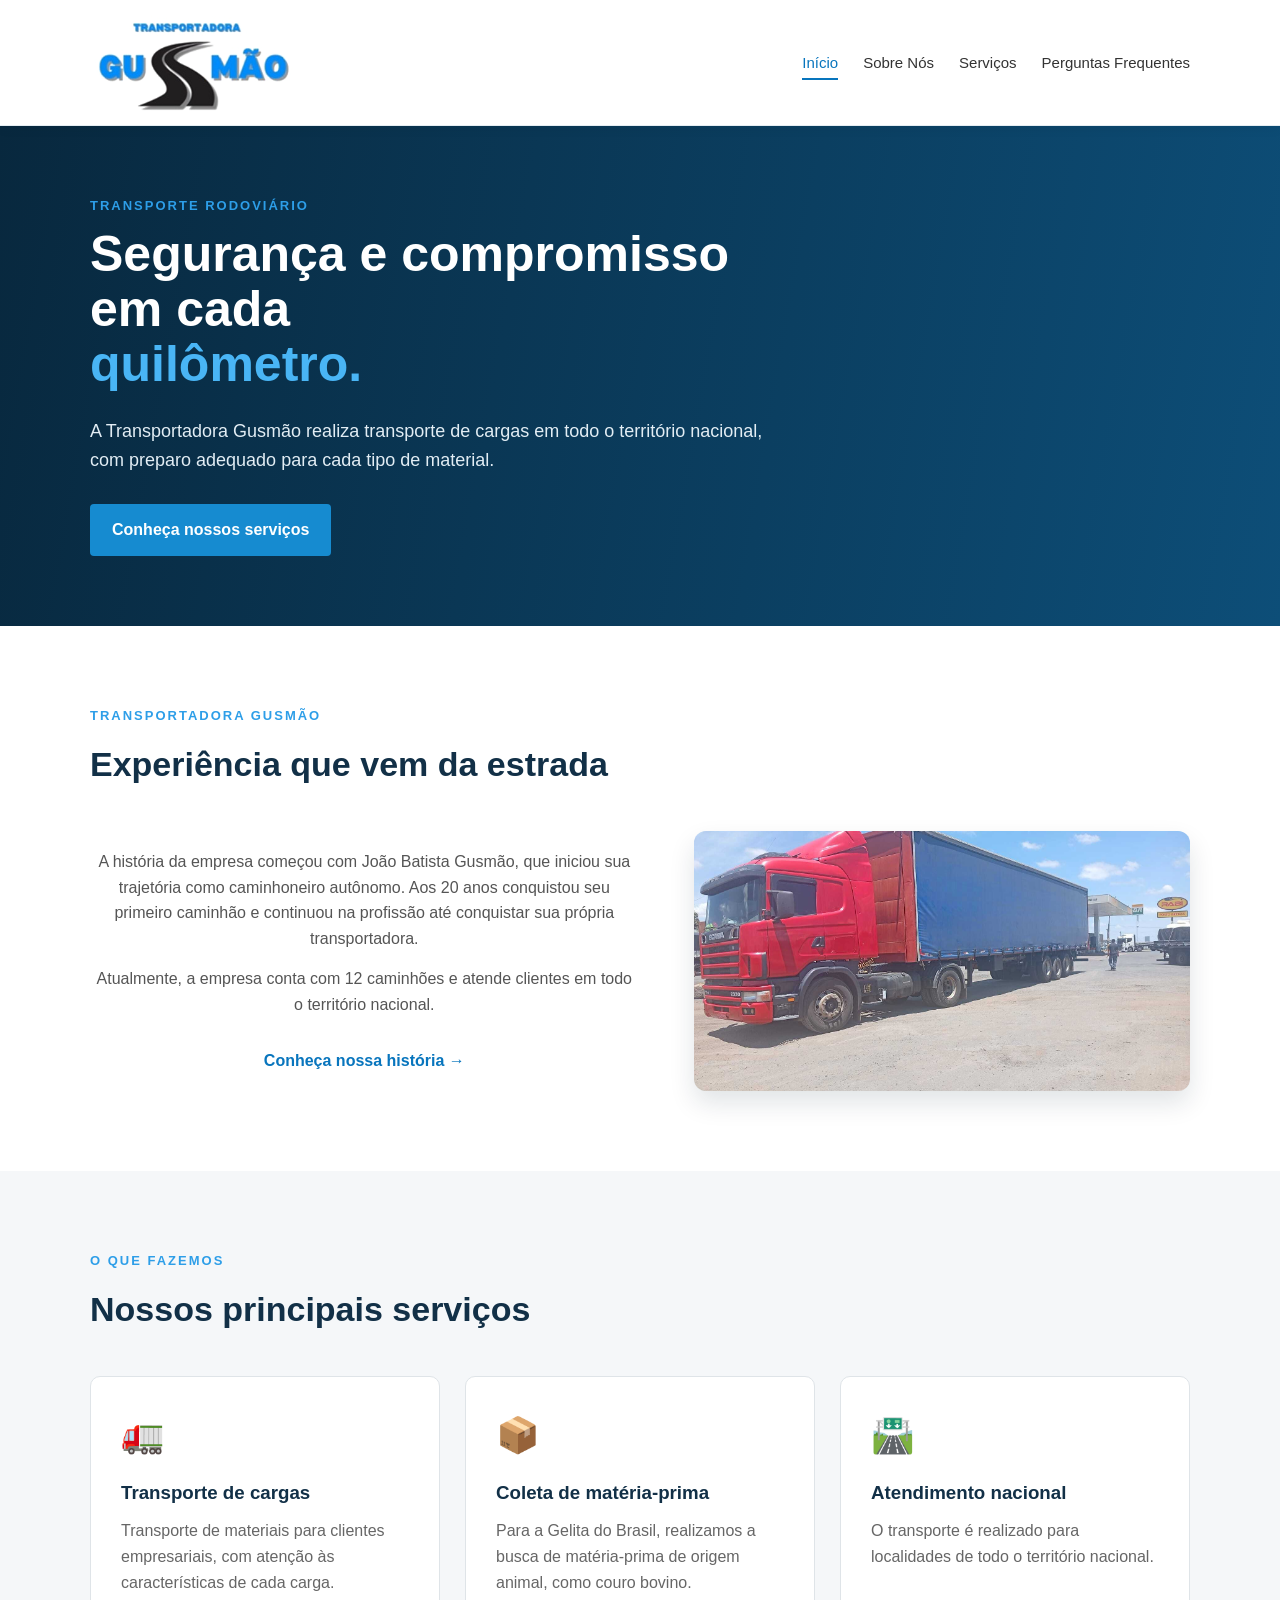
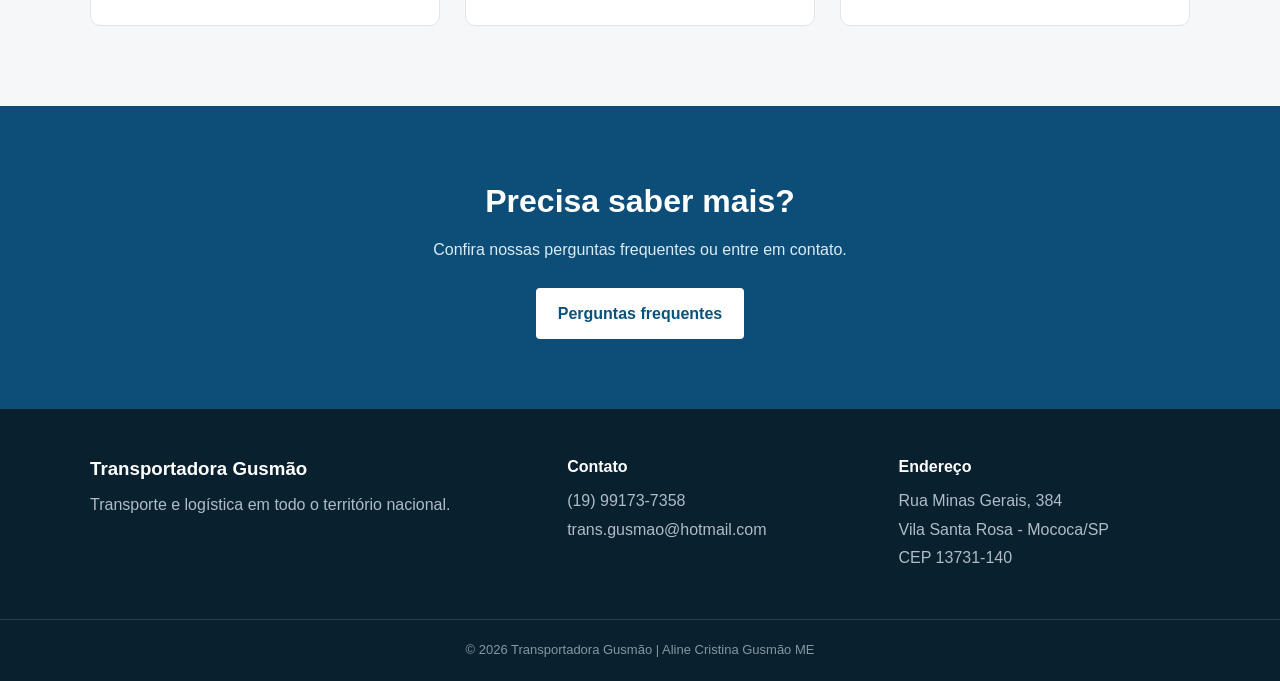
<file: index.html>
<!DOCTYPE html>
<html lang="pt-BR">
<head>
    <meta charset="UTF-8">
    <meta name="viewport" content="width=device-width, initial-scale=1.0">
    <title>Transportadora Gusmão | Início</title>
    <link rel="stylesheet" href="css/style.css">
</head>
<body>

<header>
    <div class="container header-content">
        <a href="index.html" class="logo-link">
            <img src="img/logo-gusmao.png" alt="Transportadora Gusmão">
        </a>

        <nav>
            <ul>
                <li><a class="ativo" href="index.html">Início</a></li>
                <li><a href="sobre.html">Sobre Nós</a></li>
                <li><a href="servicos.html">Serviços</a></li>
                <li><a href="faq.html">Perguntas Frequentes</a></li>
            </ul>
        </nav>
    </div>
</header>

<main>
    <section class="hero">
        <div class="container hero-content">
            <div class="hero-text">
                <p class="subtitulo">TRANSPORTE RODOVIÁRIO</p>
                <h1>Segurança e compromisso em cada <span>quilômetro.</span></h1>
                <p>
                    A Transportadora Gusmão realiza transporte de cargas
                    em todo o território nacional, com preparo adequado
                    para cada tipo de material.
                </p>
                <a href="servicos.html" class="botao">Conheça nossos serviços</a>
            </div>
        </div>
    </section>

    <section class="apresentacao">
        <div class="container">
            <div class="titulo-secao">
                <p class="subtitulo">TRANSPORTADORA GUSMÃO</p>
                <h2>Experiência que vem da estrada</h2>
            </div>

            <div class="apresentacao-grid">
                <div class="texto-centralizado">
                    <p>
                        A história da empresa começou com João Batista Gusmão,
                        que iniciou sua trajetória como caminhoneiro autônomo.
                        Aos 20 anos conquistou seu primeiro caminhão e continuou
                        na profissão até conquistar sua própria transportadora.
                    </p>
                    <p>
                        Atualmente, a empresa conta com 12 caminhões e atende
                        clientes em todo o território nacional.
                    </p>
                    <a href="sobre.html" class="link">Conheça nossa história →</a>
                </div>
                <figure class="apresentacao-foto">
                    <img src="img/frota-transportadora-1.jpeg" alt="Três caminhões da frota da Transportadora Gusmão">
                </figure>
            </div>
        </div>
    </section>

    <section class="destaques">
        <div class="container">
            <div class="titulo-secao">
                <p class="subtitulo">O QUE FAZEMOS</p>
                <h2>Nossos principais serviços</h2>
            </div>

            <div class="cards">
                <article class="card">
                    <div class="icone">🚛</div>
                    <h3>Transporte de cargas</h3>
                    <p>
                        Transporte de materiais para clientes empresariais,
                        com atenção às características de cada carga.
                    </p>
                </article>

                <article class="card">
                    <div class="icone">📦</div>
                    <h3>Coleta de matéria-prima</h3>
                    <p>
                        Para a Gelita do Brasil, realizamos a busca
                        de matéria-prima de origem animal, como couro bovino.
                    </p>
                </article>

                <article class="card">
                    <div class="icone">🛣️</div>
                    <h3>Atendimento nacional</h3>
                    <p>
                        O transporte é realizado para localidades
                        de todo o território nacional.
                    </p>
                </article>
            </div>
        </div>
    </section>

    <section class="chamada">
        <div class="container">
            <h2>Precisa saber mais?</h2>
            <p>Confira nossas perguntas frequentes ou entre em contato.</p>
            <a href="faq.html" class="botao botao-claro">Perguntas frequentes</a>
        </div>
    </section>
</main>

<footer>
    <div class="container footer-content">
        <div>
            <h3>Transportadora Gusmão</h3>
            <p>Transporte e logística em todo o território nacional.</p>
        </div>

        <div>
            <h4>Contato</h4>
            <p>(19) 99173-7358</p>
            <p>trans.gusmao@hotmail.com</p>
        </div>

        <div>
            <h4>Endereço</h4>
            <p>Rua Minas Gerais, 384</p>
            <p>Vila Santa Rosa - Mococa/SP</p>
            <p>CEP 13731-140</p>
        </div>
    </div>

    <div class="copyright">
        <p>© 2026 Transportadora Gusmão | Aline Cristina Gusmão ME</p>
    </div>
</footer>


<!-- 1. Adicione o script do widget no seu HTML -->
<div vw class="enabled">
  <div vw-access-button class="active"></div>
  <div vw-plugin-wrapper>
    <div class="vw-plugin-top-wrapper"></div>
  </div>
</div>

<script src="https://vlibras.gov.br/app/vlibras-plugin.js"></script>
<script>
  new window.VLibras.Widget('https://vlibras.gov.br/app');
</script>


</body>
</html>
</file>
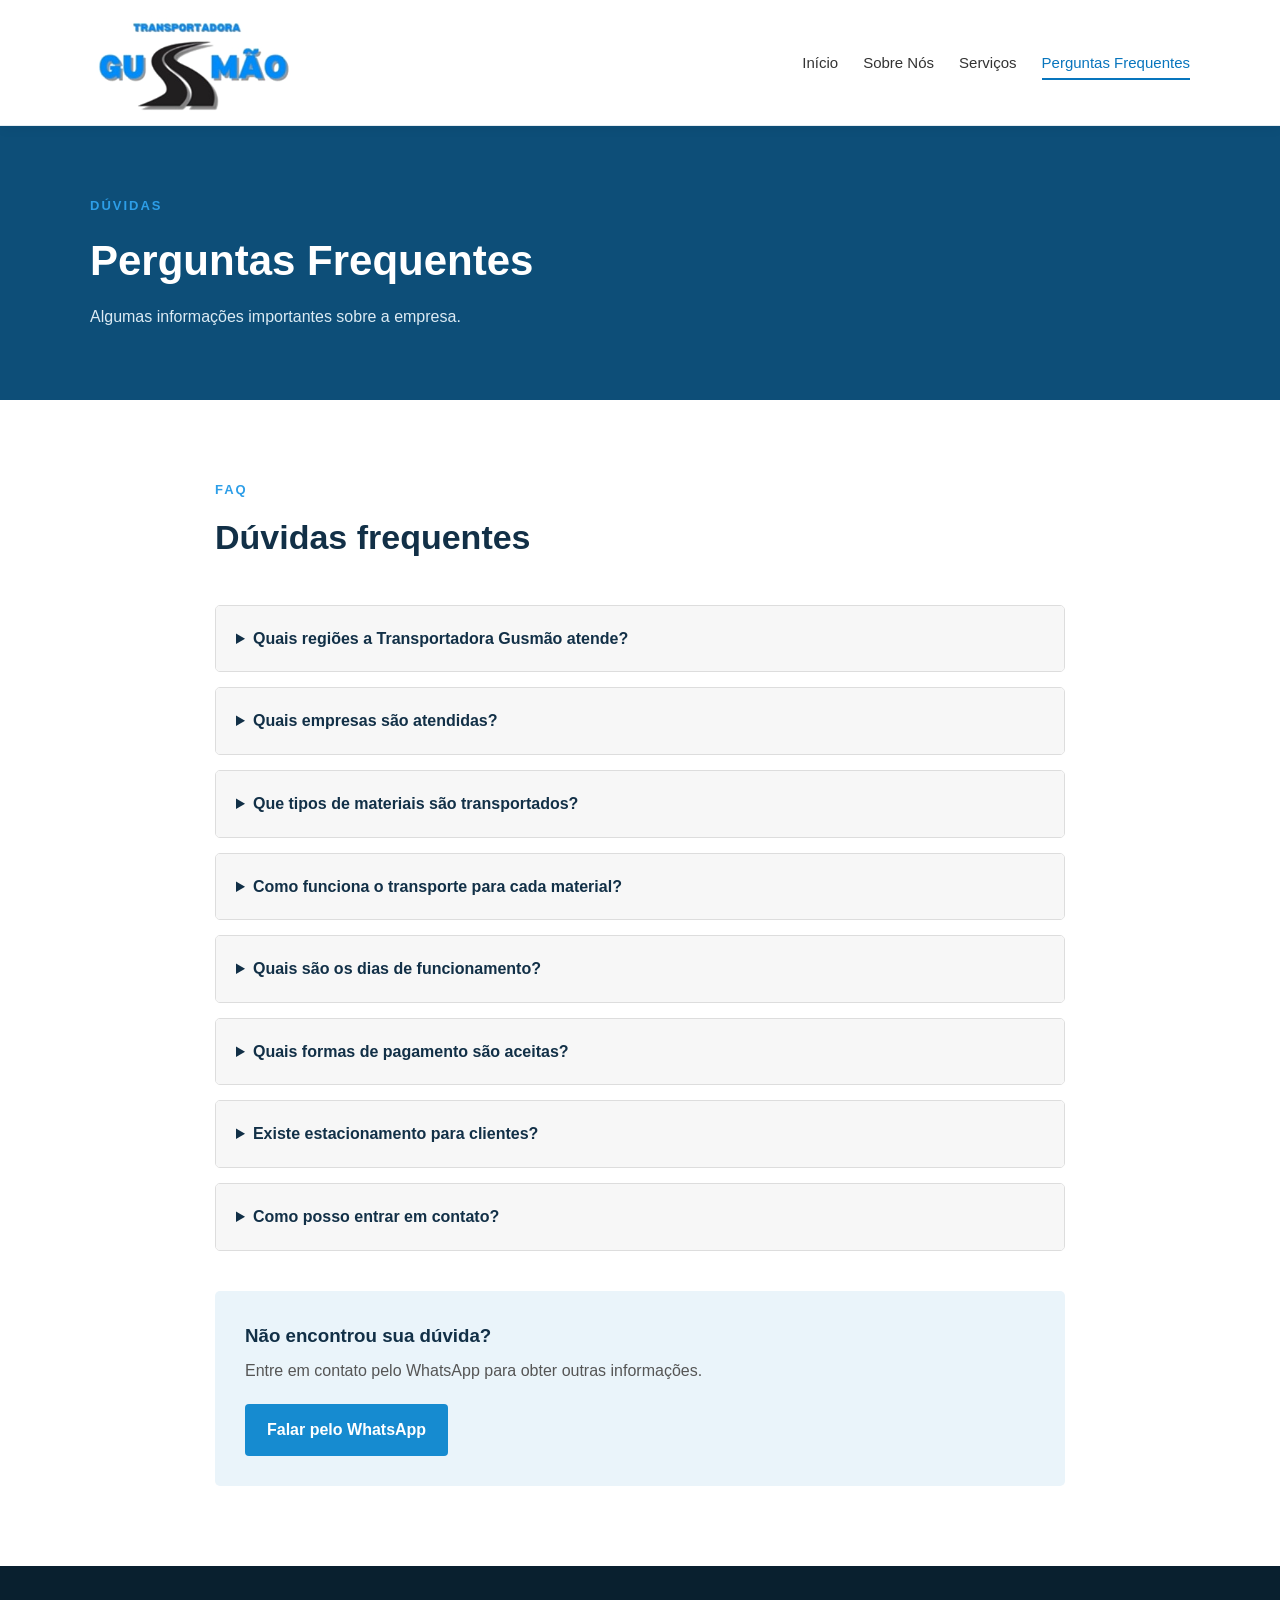
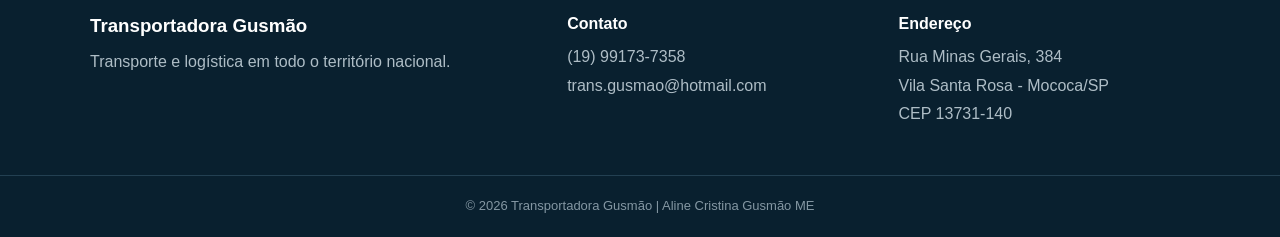
<file: faq.html>
<!DOCTYPE html>
<html lang="pt-BR">
<head>
    <meta charset="UTF-8">
    <meta name="viewport" content="width=device-width, initial-scale=1.0">
    <title>Transportadora Gusmão | Perguntas Frequentes</title>
    <link rel="stylesheet" href="css/style.css">
</head>
<body>

<header>
    <div class="container header-content">
        <a href="index.html" class="logo-link">
            <img src="img/logo-gusmao.png" alt="Transportadora Gusmão">
        </a>

        <nav>
            <ul>
                <li><a href="index.html">Início</a></li>
                <li><a href="sobre.html">Sobre Nós</a></li>
                <li><a href="servicos.html">Serviços</a></li>
                <li><a class="ativo" href="faq.html">Perguntas Frequentes</a></li>
            </ul>
        </nav>
    </div>
</header>

<main>
    <section class="pagina-topo">
        <div class="container">
            <p class="subtitulo">DÚVIDAS</p>
            <h1>Perguntas Frequentes</h1>
            <p>Algumas informações importantes sobre a empresa.</p>
        </div>
    </section>

    <section class="faq">
        <div class="container faq-container">
            <div class="titulo-secao">
                <p class="subtitulo">FAQ</p>
                <h2>Dúvidas frequentes</h2>
            </div>

            <details class="pergunta">
                <summary>Quais regiões a Transportadora Gusmão atende?</summary>
                <p>
                    A empresa atende todo o território nacional.
                </p>
            </details>

            <details class="pergunta">
                <summary>Quais empresas são atendidas?</summary>
                <p>
                    Atualmente, a Transportadora Gusmão presta serviços
                    para duas empresas específicas: Gelita do Brasil
                    e Artivinco.
                </p>
            </details>

            <details class="pergunta">
                <summary>Que tipos de materiais são transportados?</summary>
                <p>
                    Para a Gelita do Brasil, é transportada matéria-prima
                    de origem animal, como couro bovino. Para a Artivinco,
                    são transportadas matéria orgânica e caixas de papel.
                </p>
            </details>

            <details class="pergunta">
                <summary>Como funciona o transporte para cada material?</summary>
                <p>
                    Cada material e empresa exige uma adequação aos veículos.
                    A empresa possui preparo e cuidado para realizar o
                    transporte das cargas com segurança.
                </p>
            </details>

            <details class="pergunta">
                <summary>Quais são os dias de funcionamento?</summary>
                <p>
                    A empresa trabalha de segunda-feira a sábado.
                    Não há carregamentos e entregas em feriados.
                </p>
            </details>

            <details class="pergunta">
                <summary>Quais formas de pagamento são aceitas?</summary>
                <p>
                    Os pagamentos podem ser realizados em conta ou por Pix.
                </p>
            </details>

            <details class="pergunta">
                <summary>Existe estacionamento para clientes?</summary>
                <p>
                    Não. O pátio da empresa é destinado apenas aos caminhões.
                </p>
            </details>

            <details class="pergunta">
                <summary>Como posso entrar em contato?</summary>
                <p>
                    Telefone/WhatsApp: <strong>(19) 99173-7358</strong><br>
                    E-mail: <strong>trans.gusmao@hotmail.com</strong>
                </p>
            </details>

            <div class="faq-contato">
                <h3>Não encontrou sua dúvida?</h3>
                <p>
                    Entre em contato pelo WhatsApp para obter
                    outras informações.
                </p>
                <a href="https://wa.me/5519991737358" class="botao" target="_blank">
                    Falar pelo WhatsApp
                </a>
            </div>
        </div>
    </section>
</main>

<footer>
    <div class="container footer-content">
        <div>
            <h3>Transportadora Gusmão</h3>
            <p>Transporte e logística em todo o território nacional.</p>
        </div>
        <div>
            <h4>Contato</h4>
            <p>(19) 99173-7358</p>
            <p>trans.gusmao@hotmail.com</p>
        </div>
        <div>
            <h4>Endereço</h4>
            <p>Rua Minas Gerais, 384</p>
            <p>Vila Santa Rosa - Mococa/SP</p>
            <p>CEP 13731-140</p>
        </div>
    </div>
    <div class="copyright">
        <p>© 2026 Transportadora Gusmão | Aline Cristina Gusmão ME</p>
    </div>
</footer>

<!-- 1. Adicione o script do widget no seu HTML -->
<div vw class="enabled">
  <div vw-access-button class="active"></div>
  <div vw-plugin-wrapper>
    <div class="vw-plugin-top-wrapper"></div>
  </div>
</div>

<script src="https://vlibras.gov.br/app/vlibras-plugin.js"></script>
<script>
  new window.VLibras.Widget('https://vlibras.gov.br/app');
</script>


</body>
</html>
</file>
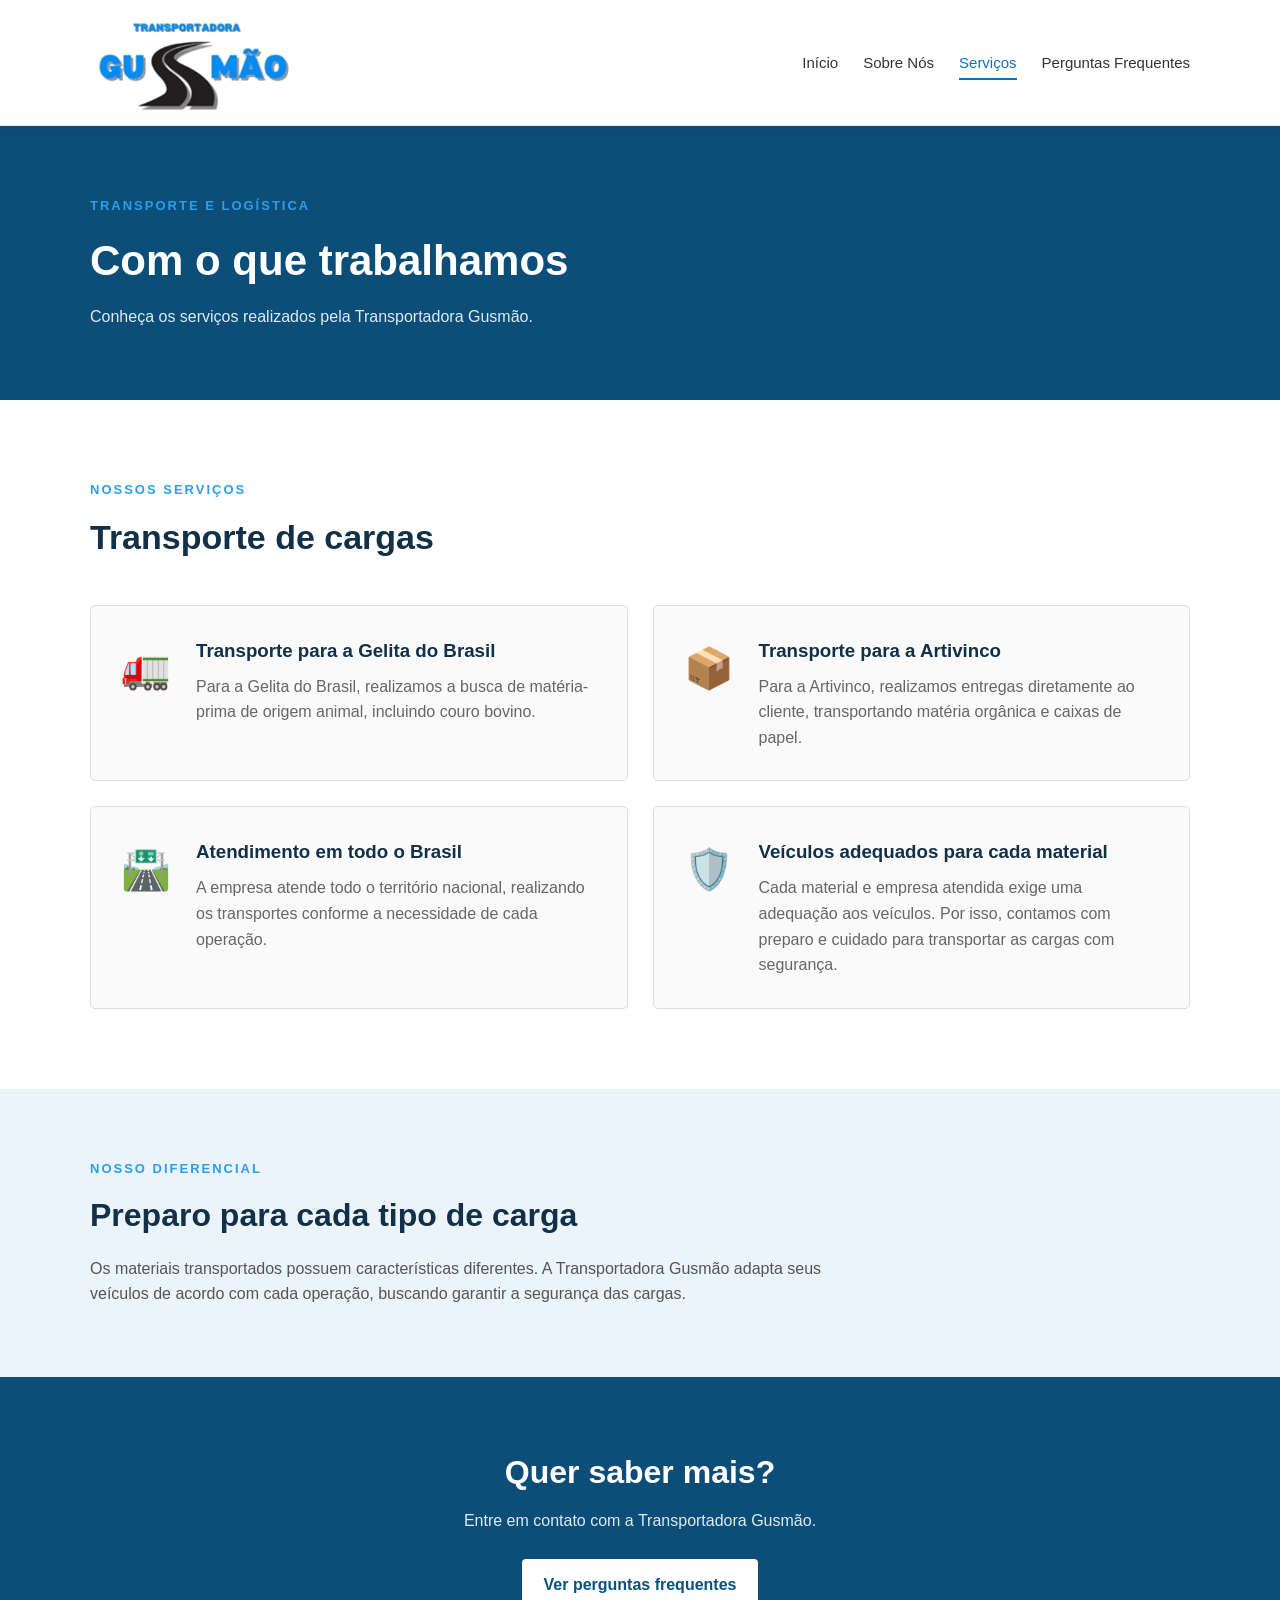
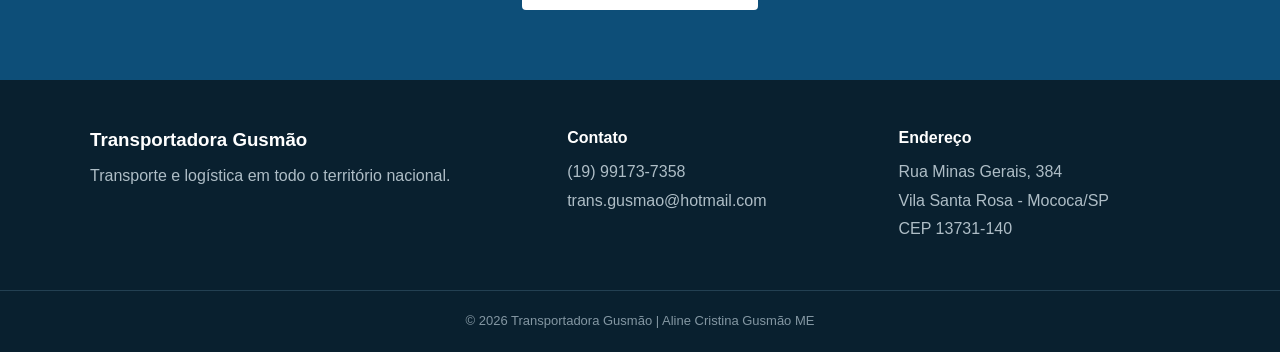
<file: servicos.html>
<!DOCTYPE html>
<html lang="pt-BR">
<head>
    <meta charset="UTF-8">
    <meta name="viewport" content="width=device-width, initial-scale=1.0">
    <title>Transportadora Gusmão | Serviços</title>
    <link rel="stylesheet" href="css/style.css">
</head>
<body>

<header>
    <div class="container header-content">
        <a href="index.html" class="logo-link">
            <img src="img/logo-gusmao.png" alt="Transportadora Gusmão">
        </a>

        <nav>
            <ul>
                <li><a href="index.html">Início</a></li>
                <li><a href="sobre.html">Sobre Nós</a></li>
                <li><a class="ativo" href="servicos.html">Serviços</a></li>
                <li><a href="faq.html">Perguntas Frequentes</a></li>
            </ul>
        </nav>
    </div>
</header>

<main>
    <section class="pagina-topo">
        <div class="container">
            <p class="subtitulo">TRANSPORTE E LOGÍSTICA</p>
            <h1>Com o que trabalhamos</h1>
            <p>Conheça os serviços realizados pela Transportadora Gusmão.</p>
        </div>
    </section>

    <section class="servicos">
        <div class="container">
            <div class="titulo-secao">
                <p class="subtitulo">NOSSOS SERVIÇOS</p>
                <h2>Transporte de cargas</h2>
            </div>

            <div class="servicos-grid">
                <article class="servico">
                    <div class="servico-icone">🚛</div>
                    <div>
                        <h3>Transporte para a Gelita do Brasil</h3>
                        <p>
                            Para a Gelita do Brasil, realizamos a busca
                            de matéria-prima de origem animal, incluindo
                            couro bovino.
                        </p>
                    </div>
                </article>

                <article class="servico">
                    <div class="servico-icone">📦</div>
                    <div>
                        <h3>Transporte para a Artivinco</h3>
                        <p>
                            Para a Artivinco, realizamos entregas
                            diretamente ao cliente, transportando
                            matéria orgânica e caixas de papel.
                        </p>
                    </div>
                </article>

                <article class="servico">
                    <div class="servico-icone">🛣️</div>
                    <div>
                        <h3>Atendimento em todo o Brasil</h3>
                        <p>
                            A empresa atende todo o território nacional,
                            realizando os transportes conforme a
                            necessidade de cada operação.
                        </p>
                    </div>
                </article>

                <article class="servico">
                    <div class="servico-icone">🛡️</div>
                    <div>
                        <h3>Veículos adequados para cada material</h3>
                        <p>
                            Cada material e empresa atendida exige uma
                            adequação aos veículos. Por isso, contamos
                            com preparo e cuidado para transportar
                            as cargas com segurança.
                        </p>
                    </div>
                </article>
            </div>
        </div>
    </section>

    <section class="diferencial">
        <div class="container">
            <div>
                <p class="subtitulo">NOSSO DIFERENCIAL</p>
                <h2>Preparo para cada tipo de carga</h2>
                <p>
                    Os materiais transportados possuem características
                    diferentes. A Transportadora Gusmão adapta seus
                    veículos de acordo com cada operação, buscando
                    garantir a segurança das cargas.
                </p>
            </div>
        </div>
    </section>

    <section class="chamada">
        <div class="container">
            <h2>Quer saber mais?</h2>
            <p>Entre em contato com a Transportadora Gusmão.</p>
            <a href="faq.html" class="botao botao-claro">Ver perguntas frequentes</a>
        </div>
    </section>
</main>

<footer>
    <div class="container footer-content">
        <div>
            <h3>Transportadora Gusmão</h3>
            <p>Transporte e logística em todo o território nacional.</p>
        </div>
        <div>
            <h4>Contato</h4>
            <p>(19) 99173-7358</p>
            <p>trans.gusmao@hotmail.com</p>
        </div>
        <div>
            <h4>Endereço</h4>
            <p>Rua Minas Gerais, 384</p>
            <p>Vila Santa Rosa - Mococa/SP</p>
            <p>CEP 13731-140</p>
        </div>
    </div>
    <div class="copyright">
        <p>© 2026 Transportadora Gusmão | Aline Cristina Gusmão ME</p>
    </div>
</footer>

<!-- 1. Adicione o script do widget no seu HTML -->
<div vw class="enabled">
  <div vw-access-button class="active"></div>
  <div vw-plugin-wrapper>
    <div class="vw-plugin-top-wrapper"></div>
  </div>
</div>

<script src="https://vlibras.gov.br/app/vlibras-plugin.js"></script>
<script>
  new window.VLibras.Widget('https://vlibras.gov.br/app');
</script>


</body>
</html>
</file>
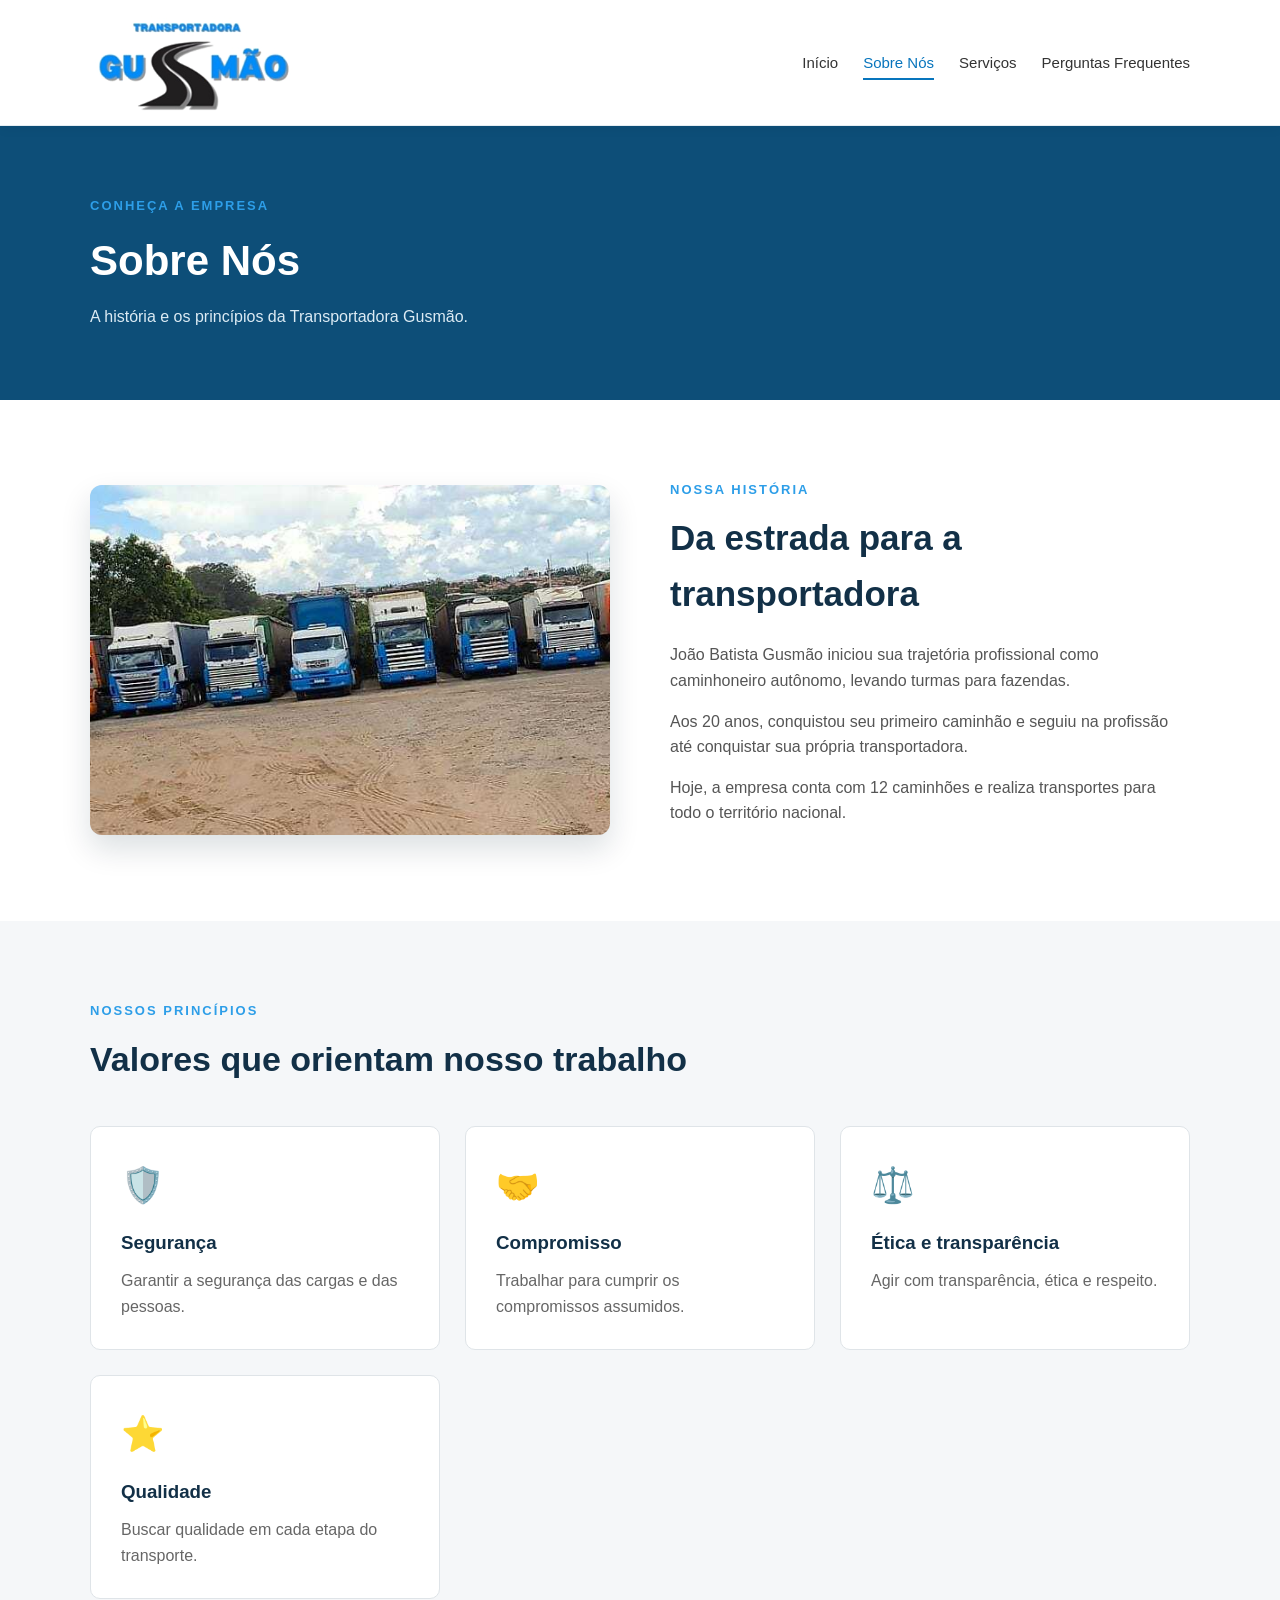
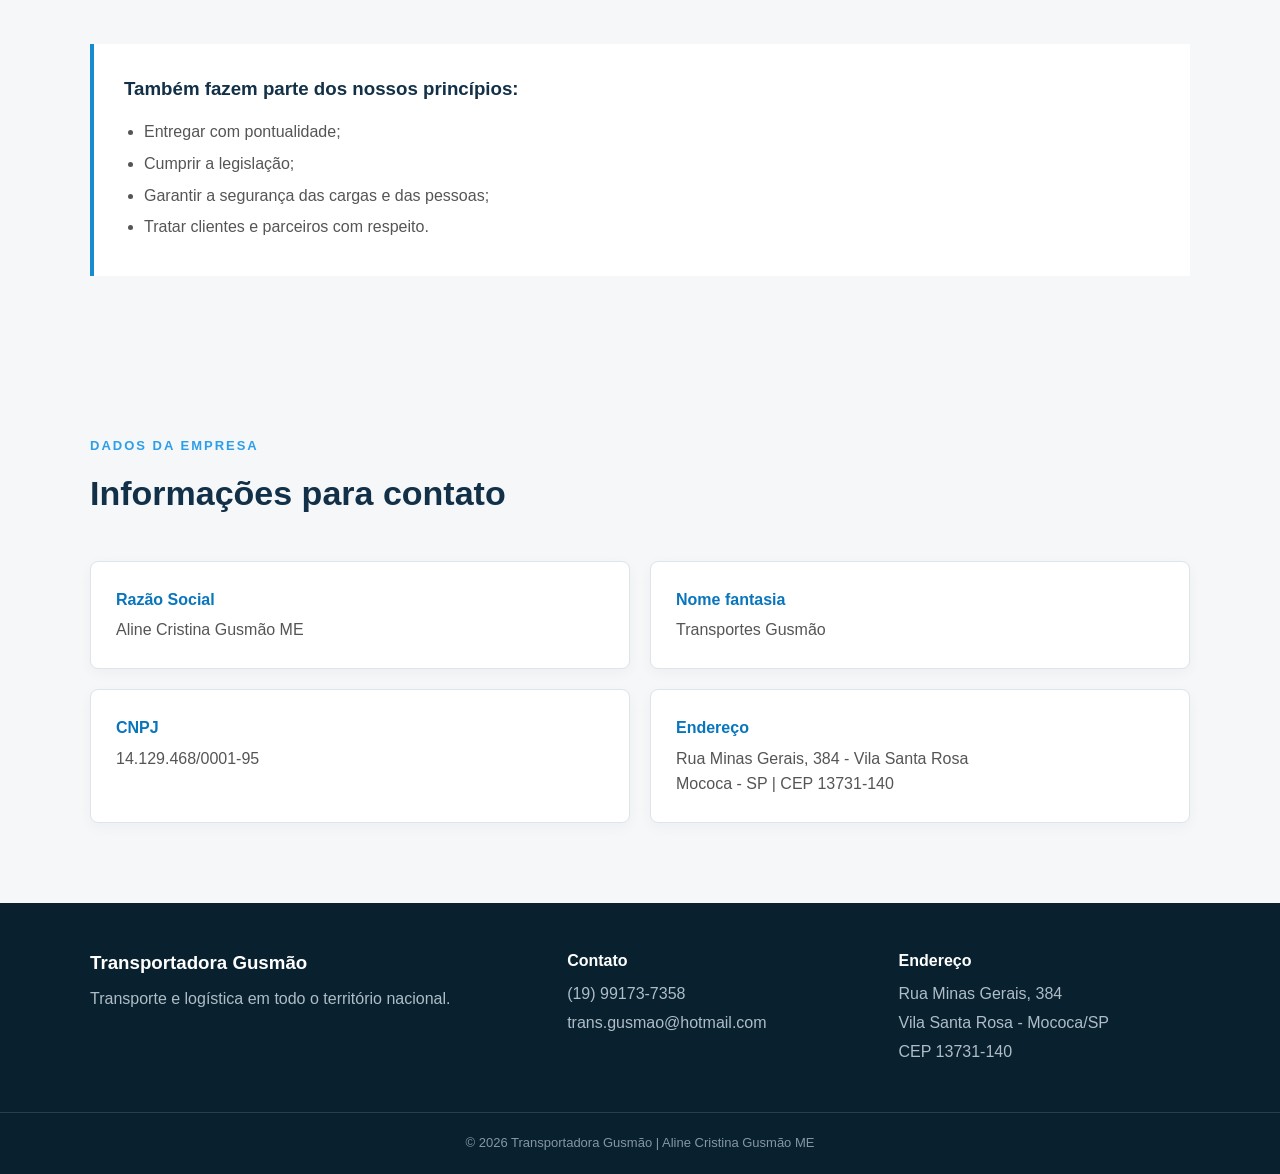
<file: sobre.html>
<!DOCTYPE html>
<html lang="pt-BR">
<head>
    <meta charset="UTF-8">
    <meta name="viewport" content="width=device-width, initial-scale=1.0">
    <title>Transportadora Gusmão | Sobre Nós</title>
    <link rel="stylesheet" href="css/style.css">
</head>
<body>

<header>
    <div class="container header-content">
        <a href="index.html" class="logo-link">
            <img src="img/logo-gusmao.png" alt="Transportadora Gusmão">
        </a>

        <nav>
            <ul>
                <li><a href="index.html">Início</a></li>
                <li><a class="ativo" href="sobre.html">Sobre Nós</a></li>
                <li><a href="servicos.html">Serviços</a></li>
                <li><a href="faq.html">Perguntas Frequentes</a></li>
            </ul>
        </nav>
    </div>
</header>

<main>
    <section class="pagina-topo">
        <div class="container">
            <p class="subtitulo">CONHEÇA A EMPRESA</p>
            <h1>Sobre Nós</h1>
            <p>A história e os princípios da Transportadora Gusmão.</p>
        </div>
    </section>

    <section class="sobre">
        <div class="container sobre-grid">
            <div class="sobre-imagem">
                <figure class="foto-principal">
                    <img src="img/frota-transportadora-2.jpeg" alt="Caminhões da Transportadora Gusmão no pátio">
                </figure>
            </div>

            <div class="sobre-texto">
                <p class="subtitulo">NOSSA HISTÓRIA</p>
                <h2>Da estrada para a transportadora</h2>

                <p>
                    João Batista Gusmão iniciou sua trajetória profissional
                    como caminhoneiro autônomo, levando turmas para fazendas.
                </p>

                <p>
                    Aos 20 anos, conquistou seu primeiro caminhão e seguiu
                    na profissão até conquistar sua própria transportadora.
                </p>

                <p>
                    Hoje, a empresa conta com 12 caminhões e realiza
                    transportes para todo o território nacional.
                </p>
            </div>
        </div>
    </section>

    <section class="valores">
        <div class="container">
            <div class="titulo-secao">
                <p class="subtitulo">NOSSOS PRINCÍPIOS</p>
                <h2>Valores que orientam nosso trabalho</h2>
            </div>

            <div class="cards">
                <article class="card">
                    <div class="icone">🛡️</div>
                    <h3>Segurança</h3>
                    <p>Garantir a segurança das cargas e das pessoas.</p>
                </article>

                <article class="card">
                    <div class="icone">🤝</div>
                    <h3>Compromisso</h3>
                    <p>Trabalhar para cumprir os compromissos assumidos.</p>
                </article>

                <article class="card">
                    <div class="icone">⚖️</div>
                    <h3>Ética e transparência</h3>
                    <p>Agir com transparência, ética e respeito.</p>
                </article>

                <article class="card">
                    <div class="icone">⭐</div>
                    <h3>Qualidade</h3>
                    <p>Buscar qualidade em cada etapa do transporte.</p>
                </article>
            </div>

            <div class="principios">
                <h3>Também fazem parte dos nossos princípios:</h3>
                <ul>
                    <li>Entregar com pontualidade;</li>
                    <li>Cumprir a legislação;</li>
                    <li>Garantir a segurança das cargas e das pessoas;</li>
                    <li>Tratar clientes e parceiros com respeito.</li>
                </ul>
            </div>
        </div>
    </section>

    <section class="dados-empresa">
        <div class="container">
            <div class="titulo-secao">
                <p class="subtitulo">DADOS DA EMPRESA</p>
                <h2>Informações para contato</h2>
            </div>

            <div class="dados-grid">
                <div>
                    <strong>Razão Social</strong>
                    <p>Aline Cristina Gusmão ME</p>
                </div>
                <div>
                    <strong>Nome fantasia</strong>
                    <p>Transportes Gusmão</p>
                </div>
                <div>
                    <strong>CNPJ</strong>
                    <p>14.129.468/0001-95</p>
                </div>
                <div>
                    <strong>Endereço</strong>
                    <p>Rua Minas Gerais, 384 - Vila Santa Rosa<br>Mococa - SP | CEP 13731-140</p>
                </div>
            </div>
        </div>
    </section>
</main>

<footer>
    <div class="container footer-content">
        <div>
            <h3>Transportadora Gusmão</h3>
            <p>Transporte e logística em todo o território nacional.</p>
        </div>
        <div>
            <h4>Contato</h4>
            <p>(19) 99173-7358</p>
            <p>trans.gusmao@hotmail.com</p>
        </div>
        <div>
            <h4>Endereço</h4>
            <p>Rua Minas Gerais, 384</p>
            <p>Vila Santa Rosa - Mococa/SP</p>
            <p>CEP 13731-140</p>
        </div>
    </div>
    <div class="copyright">
        <p>© 2026 Transportadora Gusmão | Aline Cristina Gusmão ME</p>
    </div>
</footer>


<!-- 1. Adicione o script do widget no seu HTML -->
<div vw class="enabled">
  <div vw-access-button class="active"></div>
  <div vw-plugin-wrapper>
    <div class="vw-plugin-top-wrapper"></div>
  </div>
</div>

<script src="https://vlibras.gov.br/app/vlibras-plugin.js"></script>
<script>
  new window.VLibras.Widget('https://vlibras.gov.br/app');
</script>


</body>
</html>
</file>
<file: css/style.css>
/* =========================================
   TRANSPORTADORA GUSMÃO
   CSS - Projeto institucional
========================================= */

* {
    margin: 0;
    padding: 0;
    box-sizing: border-box;
}

html {
    scroll-behavior: smooth;
}

body {
    font-family: Arial, Helvetica, sans-serif;
    background-color: #f5f7f9;
    color: #222;
    line-height: 1.6;
}

.container {
    width: 90%;
    max-width: 1100px;
    margin: 0 auto;
}

a {
    text-decoration: none;
    color: inherit;
}

/* HEADER */

header {
    background-color: #ffffff;
    border-bottom: 1px solid #e5edf2;
    padding: 10px 0;
    position: sticky;
    top: 0;
    z-index: 10;
    box-shadow: 0 2px 12px rgba(9, 32, 47, 0.06);
}

.header-content {
    display: flex;
    align-items: center;
    justify-content: space-between;
}

.logo-link img {
    width: 210px;
    height: auto;
    display: block;
}

nav ul {
    display: flex;
    list-style: none;
    gap: 25px;
    align-items: center;
}

nav a {
    color: #333;
    font-size: 15px;
    display: inline-flex;
    align-items: center;
    min-height: 34px;
    padding: 5px 0 3px;
    border-bottom: 2px solid transparent;
    transition: 0.3s;
}

nav a:hover,
nav a.ativo {
    color: #0875bd;
}

nav a.ativo {
    border-bottom: 2px solid #0875bd;
}

nav a:focus-visible,
.botao:focus-visible,
.link:focus-visible {
    outline: 3px solid #49b5f5;
    outline-offset: 4px;
}

/* HERO */

.hero {
    background: linear-gradient(100deg, #08283e, #0d4e78);
    color: white;
    min-height: 500px;
    display: flex;
    align-items: center;
}

.hero-text {
    max-width: 680px;
}

.subtitulo {
    color: #2d9ee8;
    font-size: 13px;
    font-weight: bold;
    letter-spacing: 2px;
    margin-bottom: 10px;
}

.hero h1 {
    font-size: 50px;
    line-height: 1.1;
    margin-bottom: 25px;
}

.hero h1 span {
    color: #49b5f5;
    display: block;
}

.hero p:not(.subtitulo) {
    color: #e2edf4;
    font-size: 18px;
    margin-bottom: 30px;
}

/* BOTÕES */

.botao {
    display: inline-block;
    background-color: #168bd0;
    color: white;
    padding: 13px 22px;
    font-weight: bold;
    border-radius: 4px;
    transition: 0.3s;
}

.botao:hover {
    background-color: #0b6ca7;
    transform: translateY(-2px);
}

.botao-claro {
    background-color: white;
    color: #07537e;
}

.botao-claro:hover {
    background-color: #e8f3f9;
}

/* TÍTULOS */

.titulo-secao {
    margin-bottom: 40px;
}

.titulo-secao h2 {
    font-size: 34px;
    color: #123047;
}

/* APRESENTAÇÃO */

.apresentacao {
    background-color: white;
    padding: 80px 0;
}

.texto-centralizado {
    max-width: 800px;
    margin: 0 auto;
    text-align: center;
}

.apresentacao-grid {
    display: grid;
    grid-template-columns: 1.05fr 0.95fr;
    gap: 55px;
    align-items: center;
}

.apresentacao-grid .texto-centralizado {
    max-width: 100%;
}

.apresentacao-foto {
    margin: 0;
    overflow: hidden;
    border-radius: 12px;
    background: #e9f1f6;
    box-shadow: 0 12px 26px rgba(9, 32, 47, 0.12);
}

.apresentacao-foto img {
    width: 100%;
    height: 260px;
    display: block;
    object-fit: cover;
}

.texto-centralizado p {
    margin-bottom: 15px;
    color: #555;
}

.link {
    display: inline-block;
    margin-top: 15px;
    color: #0875bd;
    font-weight: bold;
}

/* CARDS */

.destaques,
.valores {
    padding: 80px 0;
}

.cards {
    display: grid;
    grid-template-columns: repeat(3, 1fr);
    gap: 25px;
}

.card {
    background-color: white;
    padding: 30px;
    border-radius: 10px;
    border: 1px solid #dfe4e8;
    transition: 0.3s;
}

.card:hover {
    transform: translateY(-5px);
    box-shadow: 0 8px 20px rgba(0, 0, 0, 0.08);
}

.icone {
    font-size: 35px;
    margin-bottom: 15px;
}

.card h3 {
    color: #123047;
    margin-bottom: 10px;
}

.card p {
    color: #666;
}

/* CHAMADA */

.chamada {
    background-color: #0d4e78;
    color: white;
    text-align: center;
    padding: 70px 0;
}

.chamada h2 {
    font-size: 32px;
    margin-bottom: 10px;
}

.chamada p {
    color: #dcebf4;
    margin-bottom: 25px;
}

/* PÁGINAS INTERNAS */

.pagina-topo {
    background-color: #0d4e78;
    color: white;
    padding: 70px 0;
}

.pagina-topo h1 {
    font-size: 42px;
    margin-bottom: 10px;
}

.pagina-topo p:last-child {
    color: #dcebf4;
}

/* SOBRE */

.sobre {
    background-color: white;
    padding: 80px 0;
}

.sobre-grid {
    display: grid;
    grid-template-columns: 1fr 1fr;
    gap: 60px;
    align-items: center;
}

.sobre-imagem figure {
    margin: 0;
}

.foto-principal {
    overflow: hidden;
    border-radius: 12px;
    background-color: #e9f1f6;
    box-shadow: 0 14px 30px rgba(9, 32, 47, 0.14);
}

.foto-principal img {
    width: 100%;
    height: 350px;
    display: block;
    object-fit: cover;
}

.sobre-texto h2 {
    font-size: 35px;
    color: #123047;
    margin-bottom: 20px;
}

.sobre-texto p:not(.subtitulo) {
    color: #555;
    margin-bottom: 15px;
}

/* PRINCÍPIOS */

.principios {
    margin-top: 45px;
    background-color: white;
    padding: 30px;
    border-left: 4px solid #168bd0;
}

.principios h3 {
    margin-bottom: 15px;
    color: #123047;
}

.principios ul {
    padding-left: 20px;
    color: #555;
}

.principios li {
    margin-bottom: 6px;
}

/* DADOS */

.dados-empresa {
    padding: 80px 0;
    background-color: #f5f7f9;
}

.dados-grid {
    display: grid;
    grid-template-columns: 1fr 1fr;
    gap: 20px;
}

.dados-grid div {
    background-color: white;
    padding: 25px;
    border: 1px solid #dfe4e8;
    border-radius: 8px;
    box-shadow: 0 4px 14px rgba(9, 32, 47, 0.04);
}

.dados-grid strong {
    color: #0875bd;
}

.dados-grid p {
    color: #555;
    margin-top: 5px;
}

/* SERVIÇOS */

.servicos {
    padding: 80px 0;
    background-color: white;
}

.servicos-grid {
    display: grid;
    grid-template-columns: 1fr 1fr;
    gap: 25px;
}

.servico {
    display: flex;
    gap: 20px;
    padding: 30px;
    border: 1px solid #ddd;
    border-radius: 5px;
    background-color: #fafafa;
}

.servico-icone {
    font-size: 40px;
    min-width: 55px;
}

.servico h3 {
    color: #123047;
    margin-bottom: 8px;
}

.servico p {
    color: #666;
}

/* DIFERENCIAL */

.diferencial {
    padding: 70px 0;
    background-color: #eaf4fa;
}

.diferencial div div {
    max-width: 750px;
}

.diferencial h2 {
    color: #123047;
    font-size: 32px;
    margin-bottom: 15px;
}

.diferencial p:last-child {
    color: #555;
}

/* FAQ */

.faq {
    background-color: white;
    padding: 80px 0;
}

.faq-container {
    max-width: 850px;
}

.pergunta {
    border: 1px solid #ddd;
    margin-bottom: 15px;
    border-radius: 5px;
    overflow: hidden;
}

.pergunta summary {
    padding: 20px;
    cursor: pointer;
    font-weight: bold;
    color: #123047;
    background-color: #f7f7f7;
}

.pergunta summary:hover {
    background-color: #eeeeee;
}

.pergunta p {
    padding: 20px;
    color: #666;
    border-top: 1px solid #ddd;
}

.faq-contato {
    margin-top: 40px;
    padding: 30px;
    background-color: #eaf4fa;
    border-radius: 5px;
}

.faq-contato h3 {
    color: #123047;
    margin-bottom: 8px;
}

.faq-contato p {
    color: #555;
    margin-bottom: 20px;
}

/* FOOTER */

footer {
    background-color: #09202f;
    color: white;
}

.footer-content {
    padding: 45px 0;
    display: grid;
    grid-template-columns: 1.5fr 1fr 1fr;
    gap: 40px;
}

.footer-content h3,
.footer-content h4 {
    margin-bottom: 8px;
}

.footer-content p {
    color: #aebdc6;
    margin-bottom: 3px;
}

.copyright {
    border-top: 1px solid #234052;
    text-align: center;
    padding: 20px;
    color: #8497a3;
    font-size: 13px;
}

/* RESPONSIVIDADE */

@media (max-width: 800px) {
    .header-content {
        flex-direction: column;
        gap: 15px;
    }

    nav ul {
        gap: 15px;
        flex-wrap: wrap;
        justify-content: center;
    }

    .hero {
        min-height: 450px;
    }

    .hero h1 {
        font-size: 40px;
    }

    .cards,
    .apresentacao-grid,
    .sobre-grid,
    .servicos-grid,
    .dados-grid,
    .footer-content {
        grid-template-columns: 1fr;
    }

    .sobre-grid {
        gap: 35px;
    }

}

@media (max-width: 500px) {
    .container {
        width: 92%;
    }

    .logo-link img {
        width: 180px;
    }

    nav a {
        font-size: 13px;
    }

    .hero h1 {
        font-size: 34px;
    }

    .hero p:not(.subtitulo) {
        font-size: 16px;
    }

    .pagina-topo h1 {
        font-size: 34px;
    }

    .foto-principal img {
        height: 270px;
    }

    .titulo-secao h2 {
        font-size: 28px;
    }

    .servico {
        flex-direction: column;
    }
}
</file>
